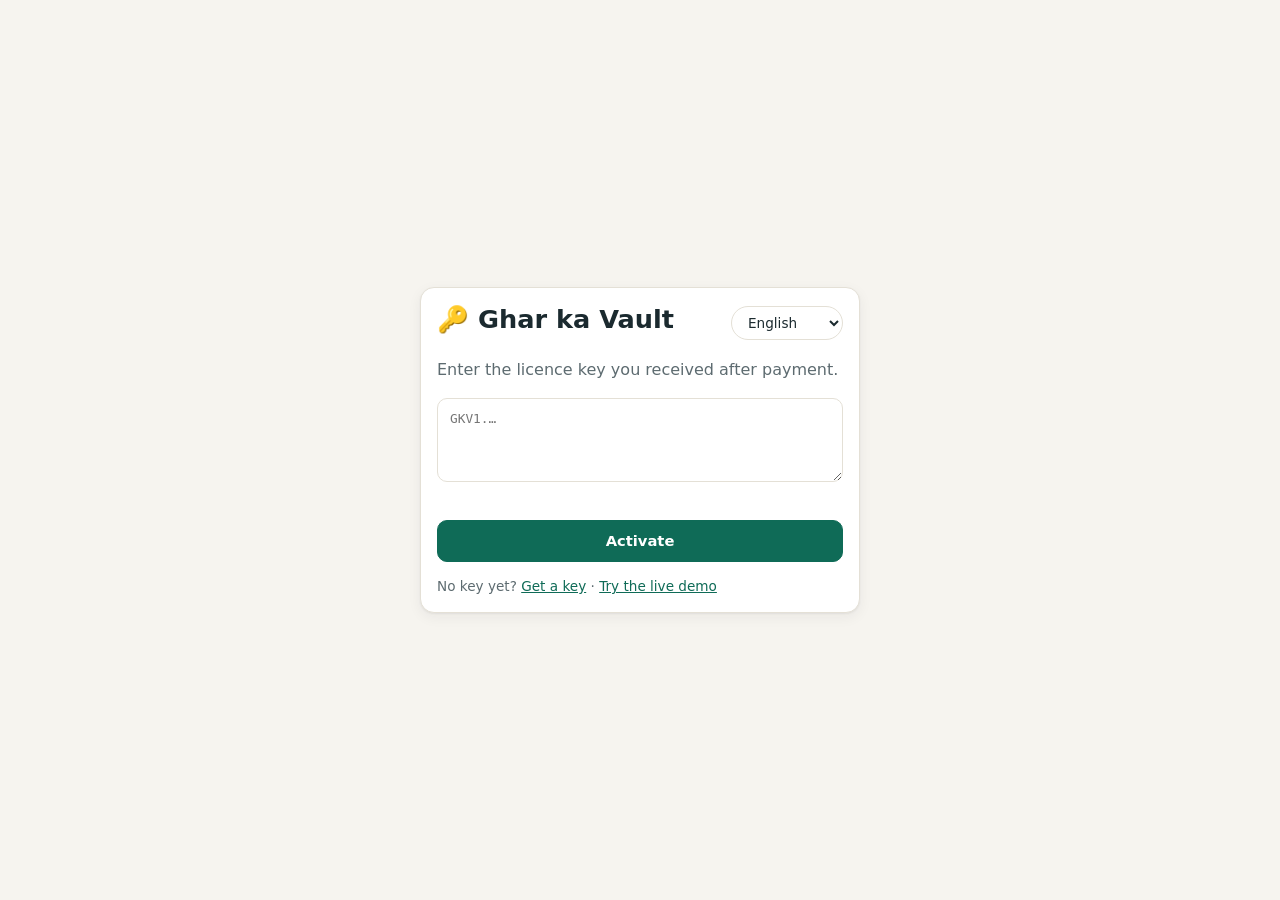
<file: index.html>
<!doctype html>
<html lang="en">
<head>
<meta charset="utf-8">
<meta name="viewport" content="width=device-width, initial-scale=1, viewport-fit=cover">
<title>Ghar ka Vault</title>
<meta name="description" content="Your family's money and papers in one private place. Insurance, EMIs, bills, vehicle papers and an emergency sheet. Works offline. English, Hindi, Gujarati.">
<meta name="theme-color" content="#0f6b57">
<meta name="robots" content="noindex">
<link rel="manifest" href="manifest.webmanifest">
<link rel="icon" href="icon.svg" type="image/svg+xml">
<link rel="apple-touch-icon" href="icon-192.png">
<link rel="stylesheet" href="styles.css">
</head>
<body>
<div id="root"></div>
<noscript><p style="padding:24px">Ghar ka Vault needs JavaScript to run. Nothing is sent to any server.</p></noscript>
<script src="license-config.js"></script>
<script src="i18n.js"></script>
<script src="app.js"></script>
</body>
</html>
</file>
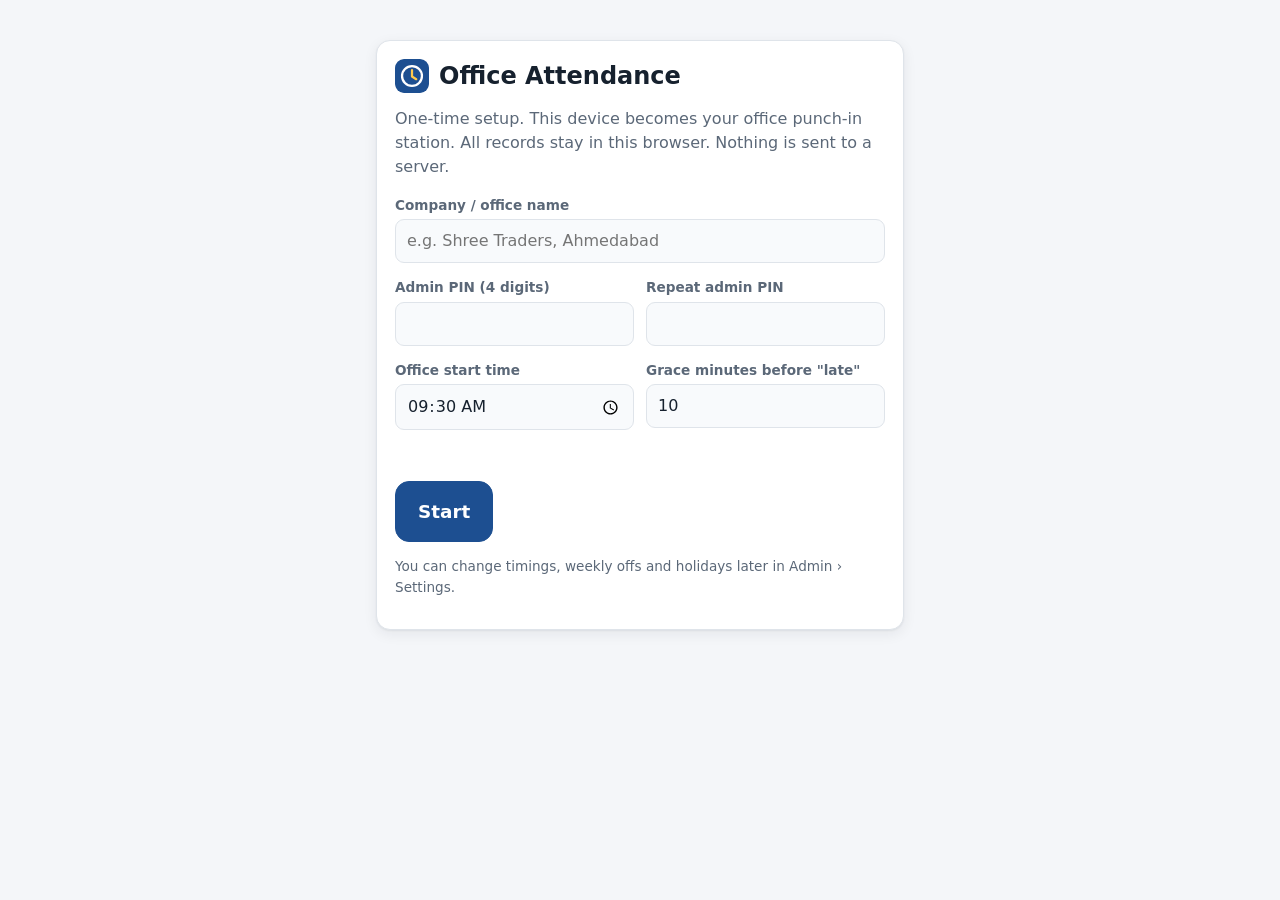
<file: attendance/index.html>
<!doctype html>
<html lang="en">
<head>
<meta charset="utf-8">
<meta name="viewport" content="width=device-width, initial-scale=1, viewport-fit=cover">
<title>Office Attendance</title>
<meta name="description" content="Employee punch in and punch out on a shared office device, with a monthly attendance register and CSV export. Works offline.">
<meta name="theme-color" content="#1d4f91">
<meta name="robots" content="noindex">
<link rel="manifest" href="manifest.webmanifest">
<link rel="icon" href="icon.svg" type="image/svg+xml">
<link rel="stylesheet" href="styles.css">
</head>
<body>
<div id="root"></div>
<noscript><p style="padding:24px">Office Attendance needs JavaScript to run. Nothing is sent to any server.</p></noscript>
<script src="app.js"></script>
</body>
</html>
</file>
<file: styles.css>
:root {
  --bg: #f6f4ef;
  --surface: #ffffff;
  --surface-2: #faf8f3;
  --ink: #1b2a2f;
  --muted: #5d6b70;
  --line: #e4e0d6;
  --brand: #0f6b57;
  --brand-ink: #ffffff;
  --brand-tint: #e3f1ec;
  --accent: #e0a526;
  --danger: #c0392b;
  --danger-tint: #fbe9e6;
  --warn: #a8630a;
  --warn-tint: #fdf0d9;
  --ok: #2f855a;
  --ok-tint: #e4f3ea;
  --info-tint: #e8eff8;
  --shadow: 0 1px 2px rgba(27, 42, 47, .06), 0 4px 14px rgba(27, 42, 47, .06);
  --radius: 14px;
  color-scheme: light;
}

:root[data-theme="dark"] {
  --bg: #0f1a1c;
  --surface: #172426;
  --surface-2: #1c2c2f;
  --ink: #e8efee;
  --muted: #9bb0b3;
  --line: #2a3d40;
  --brand: #3fb593;
  --brand-ink: #06231b;
  --brand-tint: #17332d;
  --accent: #e8b843;
  --danger: #f0786a;
  --danger-tint: #3a1f1c;
  --warn: #e8b05a;
  --warn-tint: #3a2b14;
  --ok: #5fcb92;
  --ok-tint: #17301f;
  --info-tint: #1a2a3d;
  --shadow: 0 1px 2px rgba(0, 0, 0, .3), 0 4px 14px rgba(0, 0, 0, .25);
  color-scheme: dark;
}

@media (prefers-color-scheme: dark) {
  :root:not([data-theme="light"]) {
    --bg: #0f1a1c;
    --surface: #172426;
    --surface-2: #1c2c2f;
    --ink: #e8efee;
    --muted: #9bb0b3;
    --line: #2a3d40;
    --brand: #3fb593;
    --brand-ink: #06231b;
    --brand-tint: #17332d;
    --accent: #e8b843;
    --danger: #f0786a;
    --danger-tint: #3a1f1c;
    --warn: #e8b05a;
    --warn-tint: #3a2b14;
    --ok: #5fcb92;
    --ok-tint: #17301f;
    --info-tint: #1a2a3d;
    --shadow: 0 1px 2px rgba(0, 0, 0, .3), 0 4px 14px rgba(0, 0, 0, .25);
    color-scheme: dark;
  }
}

* { box-sizing: border-box; }
html { -webkit-text-size-adjust: 100%; }
body {
  margin: 0;
  background: var(--bg);
  color: var(--ink);
  font: 16px/1.5 system-ui, -apple-system, "Segoe UI", Roboto, "Noto Sans", "Noto Sans Devanagari", "Noto Sans Gujarati", sans-serif;
  min-height: 100vh;
}
button, input, select, textarea { font: inherit; color: inherit; }
a { color: var(--brand); }
h1, h2, h3 { line-height: 1.2; margin: 0; }
h1 { font-size: 1.6rem; }
h2 { font-size: 1.15rem; }
h3 { font-size: 1rem; }
.muted { color: var(--muted); }
.small { font-size: .85rem; }
.right { text-align: right; }
.hidden { display: none !important; }
.sr { position: absolute; width: 1px; height: 1px; overflow: hidden; clip: rect(0 0 0 0); white-space: nowrap; }
:focus-visible { outline: 3px solid var(--accent); outline-offset: 2px; border-radius: 6px; }

/* Layout */
.app { display: grid; grid-template-columns: minmax(0, 1fr); min-height: 100vh; }
.sidebar { display: none; }
.main { padding: 0 16px 96px; max-width: 1000px; width: 100%; margin: 0 auto; min-width: 0; }

.topbar {
  position: sticky; top: 0; z-index: 20;
  display: flex; align-items: center; gap: 10px;
  padding: 10px 0; background: var(--bg);
}
.brand { display: flex; align-items: center; gap: 8px; font-weight: 700; color: var(--ink); text-decoration: none; }
.brand .logo {
  width: 32px; height: 32px; border-radius: 9px; background: var(--brand); color: var(--brand-ink);
  display: grid; place-items: center; font-size: 18px;
}
.brand span.name { font-size: 1.05rem; }
.search { flex: 1; position: relative; min-width: 0; }
.search input[type=text] {
  width: 100%; padding: 9px 12px 9px 34px; border-radius: 999px; border: 1px solid var(--line);
  background: var(--surface); min-width: 0;
}
.search::before { content: "🔍"; position: absolute; left: 11px; top: 50%; transform: translateY(-50%); font-size: 13px; opacity: .7; }
.btn.desk { display: none; }
@media (min-width: 900px) { .btn.desk { display: inline-flex; } }
.iconbtn {
  border: 1px solid var(--line); background: var(--surface); border-radius: 999px; width: 40px; height: 40px;
  display: grid; place-items: center; cursor: pointer; font-size: 18px; flex: none; text-decoration: none;
}

.bottomnav {
  position: fixed; left: 0; right: 0; bottom: 0; z-index: 30;
  display: grid; grid-template-columns: repeat(5, 1fr);
  background: var(--surface); border-top: 1px solid var(--line);
  padding-bottom: env(safe-area-inset-bottom);
}
.bottomnav a, .bottomnav button {
  display: flex; flex-direction: column; align-items: center; gap: 2px; padding: 8px 2px 7px;
  font-size: .72rem; color: var(--muted); text-decoration: none; background: none; border: 0; cursor: pointer;
}
.bottomnav .ico { font-size: 20px; line-height: 1; }
.bottomnav a.active { color: var(--brand); font-weight: 700; }
.bottomnav .fab .ico {
  width: 44px; height: 44px; margin-top: -18px; border-radius: 50%; background: var(--brand); color: var(--brand-ink);
  display: grid; place-items: center; font-size: 26px; box-shadow: var(--shadow);
}

@media (min-width: 900px) {
  .app { grid-template-columns: 250px minmax(0, 1fr); }
  .sidebar {
    display: flex; flex-direction: column; gap: 4px; padding: 18px 12px; position: sticky; top: 0; height: 100vh;
    border-right: 1px solid var(--line); background: var(--surface); overflow-y: auto;
  }
  .sidebar .brand { padding: 4px 8px 14px; }
  .sidebar a {
    display: flex; align-items: center; gap: 10px; padding: 9px 10px; border-radius: 10px; color: var(--ink);
    text-decoration: none; font-size: .95rem;
  }
  .sidebar a:hover { background: var(--surface-2); }
  .sidebar a.active { background: var(--brand-tint); color: var(--brand); font-weight: 700; }
  .sidebar .group { font-size: .72rem; letter-spacing: .08em; text-transform: uppercase; color: var(--muted); padding: 14px 10px 4px; }
  .bottomnav { display: none; }
  .main { padding: 0 32px 48px; }
  .topbar .brand { display: none; }
  .topbar { padding: 16px 0; }
  .search { max-width: 420px; }
}

/* Generic */
.card {
  background: var(--surface); border: 1px solid var(--line); border-radius: var(--radius);
  padding: 16px; box-shadow: var(--shadow);
}
.card + .card, .section + .section { margin-top: 14px; }
.section { margin-top: 22px; }
.section > h2 { margin-bottom: 10px; display: flex; align-items: center; justify-content: space-between; gap: 8px; }
.pagehead { display: flex; align-items: center; justify-content: space-between; gap: 12px; margin: 6px 0 14px; flex-wrap: wrap; }
.pagehead .t { display: flex; align-items: center; gap: 12px; }
.pagehead .badge-ico {
  width: 44px; height: 44px; border-radius: 12px; display: grid; place-items: center; font-size: 22px; background: var(--brand-tint);
}

.btn {
  display: inline-flex; align-items: center; justify-content: center; gap: 6px;
  padding: 9px 16px; border-radius: 10px; border: 1px solid var(--line); background: var(--surface);
  cursor: pointer; font-weight: 600; font-size: .92rem; text-decoration: none; color: var(--ink);
}
.btn:hover { background: var(--surface-2); }
.btn.primary { background: var(--brand); color: var(--brand-ink); border-color: var(--brand); }
.btn.primary:hover { filter: brightness(1.08); background: var(--brand); }
.btn.danger { color: var(--danger); border-color: var(--danger); }
.btn.ghost { border-color: transparent; background: transparent; }
.btn.sm { padding: 5px 10px; font-size: .8rem; border-radius: 8px; }
.btn[disabled] { opacity: .5; cursor: not-allowed; }
.row { display: flex; gap: 10px; flex-wrap: wrap; align-items: center; }
.row.between { justify-content: space-between; }

.chip {
  display: inline-flex; align-items: center; gap: 4px; padding: 2px 9px; border-radius: 999px;
  font-size: .76rem; font-weight: 600; background: var(--surface-2); color: var(--muted); white-space: nowrap;
}
.chip.over { background: var(--danger-tint); color: var(--danger); }
.chip.urgent { background: var(--danger-tint); color: var(--danger); }
.chip.soon { background: var(--warn-tint); color: var(--warn); }
.chip.ok { background: var(--ok-tint); color: var(--ok); }
.chip.expired { background: var(--surface-2); color: var(--muted); text-decoration: line-through; }

.banner { display: flex; gap: 12px; align-items: center; justify-content: space-between; flex-wrap: wrap; padding: 12px 14px; border-radius: 12px; margin-top: 8px; }
.banner.warn { background: var(--warn-tint); color: var(--warn); }
.banner.info { background: var(--info-tint); }
.banner.brand { background: var(--brand-tint); }
.banner b { color: var(--ink); }

/* Dashboard */
.hero {
  background: linear-gradient(135deg, var(--brand), #0b4d3f); color: #fff; border-radius: 18px; padding: 20px;
  box-shadow: var(--shadow);
}
:root[data-theme="dark"] .hero { background: linear-gradient(135deg, #1b7a63, #0f4a3c); }
.hero h1 { font-size: 1.35rem; }
.hero .sub { opacity: .85; margin-top: 2px; }
.hero .stats { display: grid; grid-template-columns: repeat(3, 1fr); gap: 10px; margin-top: 16px; }
.hero .stat { background: rgba(255, 255, 255, .12); border-radius: 12px; padding: 10px 12px; }
.hero .stat .n { font-size: 1.5rem; font-weight: 800; line-height: 1.1; }
.hero .stat .l { font-size: .75rem; opacity: .85; }
.hero .stat.alert { background: rgba(255, 120, 100, .35); }

.tiles { display: grid; grid-template-columns: repeat(2, 1fr); gap: 10px; }
@media (min-width: 700px) { .tiles { grid-template-columns: repeat(4, 1fr); } }
.tile { background: var(--surface); border: 1px solid var(--line); border-radius: 12px; padding: 12px; }
.tile .l { font-size: .75rem; color: var(--muted); }
.tile .n { font-size: 1.25rem; font-weight: 800; margin-top: 2px; }
.tile .s { font-size: .72rem; color: var(--muted); margin-top: 2px; }

.ev {
  display: grid; grid-template-columns: 5px 1fr auto; gap: 12px; align-items: center;
  background: var(--surface); border: 1px solid var(--line); border-radius: 12px; padding: 10px 12px 10px 0; overflow: hidden;
}
.ev + .ev { margin-top: 8px; }
.ev .bar { align-self: stretch; background: var(--ok); }
.ev.over .bar, .ev.urgent .bar { background: var(--danger); }
.ev.soon .bar { background: var(--accent); }
.ev .ttl { font-weight: 700; }
.ev .meta { font-size: .82rem; color: var(--muted); }
.ev .when { text-align: right; font-size: .82rem; }
.ev .when .d { font-weight: 700; }
.ev .actions { margin-top: 6px; display: flex; gap: 6px; justify-content: flex-end; }
.evgroup { font-size: .75rem; letter-spacing: .06em; text-transform: uppercase; color: var(--muted); margin: 14px 0 6px; font-weight: 700; }

.ring { --p: 0; width: 76px; height: 76px; border-radius: 50%; display: grid; place-items: center; flex: none;
  background: conic-gradient(var(--brand) calc(var(--p) * 1%), var(--line) 0); }
.ring > div { width: 60px; height: 60px; border-radius: 50%; background: var(--surface); display: grid; place-items: center; font-weight: 800; }
.check { display: flex; align-items: center; gap: 10px; padding: 8px 0; border-top: 1px solid var(--line); }
.check:first-of-type { border-top: 0; }
.check .box { width: 22px; height: 22px; border-radius: 50%; border: 2px solid var(--line); display: grid; place-items: center; font-size: 13px; flex: none; }
.check.done .box { background: var(--ok); border-color: var(--ok); color: #fff; }
.check.done .tx { color: var(--muted); text-decoration: line-through; }
.check .tx { flex: 1; }

/* Vault grid & lists */
.grid { display: grid; grid-template-columns: repeat(2, 1fr); gap: 10px; }
@media (min-width: 700px) { .grid { grid-template-columns: repeat(3, 1fr); } }
.mod {
  display: flex; flex-direction: column; gap: 6px; align-items: flex-start; text-align: left; cursor: pointer;
  background: var(--surface); border: 1px solid var(--line); border-radius: 14px; padding: 14px; text-decoration: none; color: var(--ink);
  box-shadow: var(--shadow);
}
.mod:hover { border-color: var(--brand); }
.mod .ico { width: 42px; height: 42px; border-radius: 12px; display: grid; place-items: center; font-size: 21px; background: var(--brand-tint); }
.mod .n { font-weight: 700; }
.mod .c { font-size: .8rem; color: var(--muted); }

.rec {
  display: block; width: 100%; text-align: left; cursor: pointer; background: var(--surface); border: 1px solid var(--line);
  border-radius: 12px; padding: 12px 14px; box-shadow: var(--shadow);
}
.rec + .rec { margin-top: 8px; }
.rec:hover { border-color: var(--brand); }
.rec .top { display: flex; justify-content: space-between; gap: 10px; align-items: flex-start; }
.rec .h { font-weight: 700; }
.rec .s { font-size: .85rem; color: var(--muted); }
.rec .amt { font-weight: 800; white-space: nowrap; }
.rec .chips { display: flex; gap: 6px; flex-wrap: wrap; margin-top: 8px; }
.rec .where { margin-top: 6px; font-size: .8rem; color: var(--muted); }
.demo-tag { font-size: .65rem; background: var(--info-tint); padding: 1px 6px; border-radius: 6px; margin-left: 6px; color: var(--muted); vertical-align: middle; }

.empty { text-align: center; padding: 34px 16px; border: 2px dashed var(--line); border-radius: 14px; color: var(--muted); }
.empty .big { font-size: 38px; }
.empty p { margin: 6px auto 14px; max-width: 420px; }

/* Calendar */
.bars { display: grid; grid-template-columns: repeat(12, 1fr); gap: 6px; align-items: end; height: 110px; }
.bars .b { display: flex; flex-direction: column; justify-content: flex-end; align-items: center; height: 100%; gap: 4px; font-size: .68rem; color: var(--muted); }
.bars .b i { display: block; width: 100%; background: var(--brand); border-radius: 5px 5px 0 0; min-height: 3px; opacity: .8; }
.bars .b.max i { background: var(--accent); opacity: 1; }
.month { margin-top: 12px; }
.month h3 { display: flex; justify-content: space-between; border-bottom: 1px solid var(--line); padding-bottom: 6px; margin-bottom: 4px; }
.occ { display: grid; grid-template-columns: 64px 1fr auto; gap: 10px; padding: 7px 0; border-bottom: 1px dashed var(--line); font-size: .92rem; }
.occ .dt { color: var(--muted); font-weight: 700; }

/* Forms / modal */
.overlay { position: fixed; inset: 0; background: rgba(10, 20, 22, .55); z-index: 50; display: flex; align-items: flex-end; justify-content: center; }
.sheet {
  background: var(--surface); width: 100%; max-width: 640px; max-height: 92vh; overflow-y: auto; border-radius: 18px 18px 0 0;
  padding: 18px 18px 22px; box-shadow: var(--shadow);
}
@media (min-width: 700px) { .overlay { align-items: center; } .sheet { border-radius: 18px; } }
.sheet h2 { margin-bottom: 12px; }
.fields { display: grid; grid-template-columns: 1fr; gap: 12px; }
@media (min-width: 560px) { .fields { grid-template-columns: 1fr 1fr; } .fields .full { grid-column: 1 / -1; } }
label.f { display: flex; flex-direction: column; gap: 4px; font-size: .85rem; font-weight: 600; }
label.f small { font-weight: 400; color: var(--muted); }
input[type=text], input[type=tel], input[type=email], input[type=number], input[type=date], input[type=password], select, textarea {
  width: 100%; padding: 10px 12px; border-radius: 10px; border: 1px solid var(--line); background: var(--surface); font-weight: 400;
}
textarea { min-height: 84px; resize: vertical; }
label.ck { display: flex; gap: 10px; align-items: center; font-size: .92rem; font-weight: 600; padding-top: 22px; }
label.ck input { width: 20px; height: 20px; accent-color: var(--brand); }
.sheet .footer { display: flex; gap: 8px; justify-content: space-between; margin-top: 18px; flex-wrap: wrap; }
.err { color: var(--danger); font-size: .82rem; margin-top: 8px; min-height: 1em; }
.pick { display: grid; grid-template-columns: repeat(2, 1fr); gap: 8px; }
.pick button { display: flex; gap: 10px; align-items: center; padding: 12px; border-radius: 12px; border: 1px solid var(--line); background: var(--surface); cursor: pointer; font-weight: 600; text-align: left; }
.pick button:hover { border-color: var(--brand); background: var(--brand-tint); }

.toast {
  position: fixed; left: 50%; bottom: 84px; transform: translateX(-50%); background: var(--ink); color: var(--bg);
  padding: 10px 16px; border-radius: 999px; z-index: 80; font-size: .9rem; box-shadow: var(--shadow); max-width: 90vw;
}
@media (min-width: 900px) { .toast { bottom: 28px; } }

/* Lock / welcome */
.center { min-height: 100vh; display: grid; place-items: center; padding: 20px; }
.center .card { max-width: 440px; width: 100%; }
.center h1 { margin-bottom: 8px; }
.points { list-style: none; padding: 0; margin: 14px 0; display: grid; gap: 8px; }
.points li { display: flex; gap: 10px; align-items: flex-start; }

/* Emergency sheet */
.sheet-doc { background: #fff; color: #111; border: 1px solid var(--line); border-radius: var(--radius); padding: 22px; }
.sheet-doc h1 { font-size: 1.4rem; }
.sheet-doc h2 { font-size: 1rem; margin: 18px 0 6px; border-bottom: 2px solid #111; padding-bottom: 3px; text-transform: uppercase; letter-spacing: .04em; }
.sheet-doc table { width: 100%; border-collapse: collapse; font-size: .88rem; }
.sheet-doc th, .sheet-doc td { text-align: left; padding: 5px 6px; border-bottom: 1px solid #ddd; vertical-align: top; }
.sheet-doc th { font-size: .75rem; text-transform: uppercase; color: #555; }
.sheet-doc .note { white-space: pre-wrap; background: #fff9e6; border: 1px solid #f0dca0; border-radius: 8px; padding: 10px 12px; }
.sheet-doc .none { color: #777; font-style: italic; font-size: .88rem; }
.tablewrap { overflow-x: auto; }

@media print {
  body { background: #fff; }
  .topbar, .bottomnav, .sidebar, .noprint, .toast, .banner { display: none !important; }
  .app { display: block; }
  .main { padding: 0; max-width: none; }
  .sheet-doc { border: 0; padding: 0; }
}

/* v1.1 additions */
.langsel {
  width: auto; padding: 7px 28px 7px 12px; border-radius: 999px; border: 1px solid var(--line);
  background: var(--surface); font-size: .85rem; flex: none; max-width: 120px;
}
.check.warn .box { background: var(--warn-tint); border-color: var(--warn); color: var(--warn); font-weight: 800; }
textarea#gatek { font-family: ui-monospace, SFMono-Regular, Menlo, Consolas, monospace; font-size: .8rem; word-break: break-all; }
@media (max-width: 420px) { .topbar .langsel { max-width: 88px; padding-right: 22px; } }
</file>
<file: attendance/styles.css>
:root {
  --bg: #f4f6f9;
  --surface: #ffffff;
  --surface-2: #f8fafc;
  --ink: #16212e;
  --muted: #5b6878;
  --line: #dfe4ea;
  --brand: #1d4f91;
  --brand-ink: #ffffff;
  --brand-tint: #e5eef9;
  --accent: #f0b429;
  --danger: #c0392b;
  --danger-tint: #fbe9e6;
  --warn: #a8630a;
  --warn-tint: #fdf0d9;
  --ok: #2f855a;
  --ok-tint: #e4f3ea;
  --off-tint: #eef0f3;
  --leave-tint: #ece6fb;
  --leave: #5b3fb5;
  --shadow: 0 1px 2px rgba(22, 33, 46, .06), 0 4px 14px rgba(22, 33, 46, .07);
  --radius: 14px;
  color-scheme: light;
}
:root[data-theme="dark"] {
  --bg: #0e141b; --surface: #16202b; --surface-2: #1b2733; --ink: #e7edf3; --muted: #9aa9b8; --line: #2a3846;
  --brand: #6aa5ec; --brand-ink: #071a30; --brand-tint: #1a2d44; --accent: #f3c454;
  --danger: #f0786a; --danger-tint: #3a1f1c; --warn: #e8b05a; --warn-tint: #3a2b14; --ok: #5fcb92; --ok-tint: #17301f;
  --off-tint: #222c37; --leave-tint: #2b2347; --leave: #b9a5f5;
  --shadow: 0 1px 2px rgba(0,0,0,.3), 0 4px 14px rgba(0,0,0,.25); color-scheme: dark;
}
@media (prefers-color-scheme: dark) {
  :root:not([data-theme="light"]) {
    --bg: #0e141b; --surface: #16202b; --surface-2: #1b2733; --ink: #e7edf3; --muted: #9aa9b8; --line: #2a3846;
    --brand: #6aa5ec; --brand-ink: #071a30; --brand-tint: #1a2d44; --accent: #f3c454;
    --danger: #f0786a; --danger-tint: #3a1f1c; --warn: #e8b05a; --warn-tint: #3a2b14; --ok: #5fcb92; --ok-tint: #17301f;
    --off-tint: #222c37; --leave-tint: #2b2347; --leave: #b9a5f5;
    --shadow: 0 1px 2px rgba(0,0,0,.3), 0 4px 14px rgba(0,0,0,.25); color-scheme: dark;
  }
}

* { box-sizing: border-box; }
html { -webkit-text-size-adjust: 100%; }
body {
  margin: 0; background: var(--bg); color: var(--ink); min-height: 100vh;
  font: 16px/1.5 system-ui, -apple-system, "Segoe UI", Roboto, "Noto Sans", sans-serif;
}
button, input, select, textarea { font: inherit; color: inherit; }
h1, h2, h3 { line-height: 1.2; margin: 0; }
h1 { font-size: 1.5rem; } h2 { font-size: 1.15rem; } h3 { font-size: 1rem; }
.muted { color: var(--muted); }
.small { font-size: .85rem; }
.hidden { display: none !important; }
:focus-visible { outline: 3px solid var(--accent); outline-offset: 2px; border-radius: 6px; }

.wrap { max-width: 1100px; margin: 0 auto; padding: 0 16px 48px; }
.topbar { display: flex; align-items: center; gap: 10px; padding: 12px 0; flex-wrap: wrap; }
.brand { display: flex; align-items: center; gap: 10px; font-weight: 700; margin-right: auto; min-width: 0; }
.brand img { width: 34px; height: 34px; border-radius: 9px; }
.brand .name { white-space: nowrap; overflow: hidden; text-overflow: ellipsis; }

.btn {
  display: inline-flex; align-items: center; justify-content: center; gap: 6px; padding: 9px 16px; border-radius: 10px;
  border: 1px solid var(--line); background: var(--surface); cursor: pointer; font-weight: 600; text-decoration: none; color: var(--ink);
}
.btn:hover { border-color: var(--brand); }
.btn.primary { background: var(--brand); color: var(--brand-ink); border-color: var(--brand); }
.btn.danger { color: var(--danger); }
.btn.big { padding: 16px 22px; font-size: 1.15rem; border-radius: 14px; }
.btn.sm { padding: 5px 10px; font-size: .85rem; border-radius: 8px; }
.btn:disabled { opacity: .5; cursor: not-allowed; }

.card { background: var(--surface); border: 1px solid var(--line); border-radius: var(--radius); box-shadow: var(--shadow); padding: 18px; }
.stack > * + * { margin-top: 14px; }
.row { display: flex; gap: 10px; align-items: center; flex-wrap: wrap; }
.grid2 { display: grid; grid-template-columns: repeat(auto-fit, minmax(220px, 1fr)); gap: 12px; }

label.f { display: block; font-size: .85rem; font-weight: 600; color: var(--muted); }
label.f input, label.f select, label.f textarea {
  display: block; width: 100%; margin-top: 4px; padding: 9px 11px; border-radius: 9px; border: 1px solid var(--line);
  background: var(--surface-2); color: var(--ink); font-weight: 400; font-size: 1rem;
}
.check { display: inline-flex; align-items: center; gap: 6px; margin-right: 12px; font-size: .95rem; }

/* Tabs */
.tabs { display: flex; gap: 4px; overflow-x: auto; border-bottom: 1px solid var(--line); margin-bottom: 16px; }
.tabs button { background: none; border: 0; padding: 10px 14px; cursor: pointer; color: var(--muted); font-weight: 600; border-bottom: 3px solid transparent; white-space: nowrap; }
.tabs button.on { color: var(--brand); border-bottom-color: var(--brand); }

/* Kiosk */
.clock { text-align: center; padding: 18px 0 8px; }
.clock .time { font-size: clamp(2.6rem, 9vw, 4.6rem); font-weight: 800; letter-spacing: -1px; font-variant-numeric: tabular-nums; }
.clock .date { color: var(--muted); font-size: 1.05rem; }
.kiosk-search { max-width: 520px; margin: 12px auto 18px; }
.kiosk-search input { width: 100%; padding: 14px 16px; font-size: 1.1rem; border-radius: 12px; border: 1px solid var(--line); background: var(--surface); }
.tiles { display: grid; grid-template-columns: repeat(auto-fill, minmax(150px, 1fr)); gap: 12px; }
.tile {
  background: var(--surface); border: 1px solid var(--line); border-radius: var(--radius); padding: 16px 12px; text-align: center; cursor: pointer;
  box-shadow: var(--shadow); display: flex; flex-direction: column; align-items: center; gap: 6px; min-width: 0;
}
.tile:hover { border-color: var(--brand); }
.avatar { width: 52px; height: 52px; border-radius: 50%; display: grid; place-items: center; font-weight: 800; font-size: 1.15rem; background: var(--brand-tint); color: var(--brand); }
.tile .nm { font-weight: 700; line-height: 1.25; overflow-wrap: anywhere; }
.pill { display: inline-block; padding: 2px 9px; border-radius: 999px; font-size: .75rem; font-weight: 700; }
.pill.in { background: var(--ok-tint); color: var(--ok); }
.pill.out { background: var(--off-tint); color: var(--muted); }
.pill.done { background: var(--brand-tint); color: var(--brand); }
.pill.late { background: var(--warn-tint); color: var(--warn); }

/* Modal */
.ov { position: fixed; inset: 0; background: rgba(10, 16, 24, .55); z-index: 50; display: grid; place-items: center; padding: 16px; }
.modal { background: var(--surface); border-radius: 18px; width: 100%; max-width: 440px; max-height: 92vh; overflow: auto; padding: 22px; box-shadow: var(--shadow); }
.modal.wide { max-width: 640px; }
.pinbox { display: flex; justify-content: center; gap: 12px; margin: 16px 0; }
.pinbox span { width: 18px; height: 18px; border-radius: 50%; border: 2px solid var(--brand); }
.pinbox span.f { background: var(--brand); }
.pad { display: grid; grid-template-columns: repeat(3, 1fr); gap: 10px; }
.pad button { padding: 16px 0; font-size: 1.4rem; font-weight: 700; border-radius: 12px; border: 1px solid var(--line); background: var(--surface-2); cursor: pointer; }
.pad button:active { background: var(--brand-tint); }
.err { color: var(--danger); font-weight: 600; min-height: 1.4em; text-align: center; }
.success { text-align: center; padding: 10px 0; }
.success .big { font-size: 3.2rem; }
.success .t { font-size: 2rem; font-weight: 800; font-variant-numeric: tabular-nums; }

/* Tables */
.tablewrap { overflow-x: auto; border: 1px solid var(--line); border-radius: 12px; background: var(--surface); }
table { border-collapse: collapse; width: 100%; font-size: .9rem; }
th, td { padding: 8px 10px; border-bottom: 1px solid var(--line); text-align: left; white-space: nowrap; }
th { background: var(--surface-2); font-size: .78rem; text-transform: uppercase; letter-spacing: .03em; color: var(--muted); }
tr:last-child td { border-bottom: 0; }
td.num, th.num { text-align: right; font-variant-numeric: tabular-nums; }

table.reg { font-size: .8rem; }
table.reg th, table.reg td { padding: 6px 4px; text-align: center; }
table.reg th.emp, table.reg td.emp { text-align: left; position: sticky; left: 0; background: var(--surface); z-index: 1; min-width: 150px; padding-left: 10px; }
table.reg th.emp { background: var(--surface-2); }
table.reg th.wk { color: var(--danger); }
td.c { cursor: pointer; font-weight: 700; min-width: 30px; border-left: 1px solid var(--line); }
td.c:hover { outline: 2px solid var(--brand); outline-offset: -2px; }
.c-P { background: var(--ok-tint); color: var(--ok); }
.c-HD { background: var(--warn-tint); color: var(--warn); }
.c-A { background: var(--danger-tint); color: var(--danger); }
.c-MP { background: var(--warn-tint); color: var(--danger); }
.c-L { background: var(--leave-tint); color: var(--leave); }
.c-LWP { background: var(--leave-tint); color: var(--danger); }
.c-WO, .c-H { background: var(--off-tint); color: var(--muted); }
.c-IN { background: var(--brand-tint); color: var(--brand); }
td.c sup { color: var(--warn); font-size: .7em; }
.legend { display: flex; flex-wrap: wrap; gap: 6px 14px; font-size: .8rem; color: var(--muted); }
.legend b { display: inline-block; min-width: 30px; padding: 1px 4px; border-radius: 5px; text-align: center; }

.stats { display: grid; grid-template-columns: repeat(auto-fit, minmax(130px, 1fr)); gap: 10px; }
.stat { background: var(--surface); border: 1px solid var(--line); border-radius: 12px; padding: 12px 14px; }
.stat .n { font-size: 1.6rem; font-weight: 800; }
.stat .l { color: var(--muted); font-size: .82rem; }

.toast { position: fixed; left: 50%; bottom: 22px; transform: translateX(-50%); background: var(--ink); color: var(--bg); padding: 10px 18px; border-radius: 10px; z-index: 60; font-weight: 600; }
.note { background: var(--warn-tint); color: var(--warn); border-radius: 10px; padding: 10px 12px; font-size: .88rem; }
.sess { display: grid; grid-template-columns: 1fr 1fr auto; gap: 8px; align-items: end; }

@media print {
  .topbar, .tabs, .noprint, .btn { display: none !important; }
  body { background: #fff; color: #000; }
  .tablewrap { overflow: visible; border: 0; }
  table.reg { font-size: 9px; }
}
</file>
